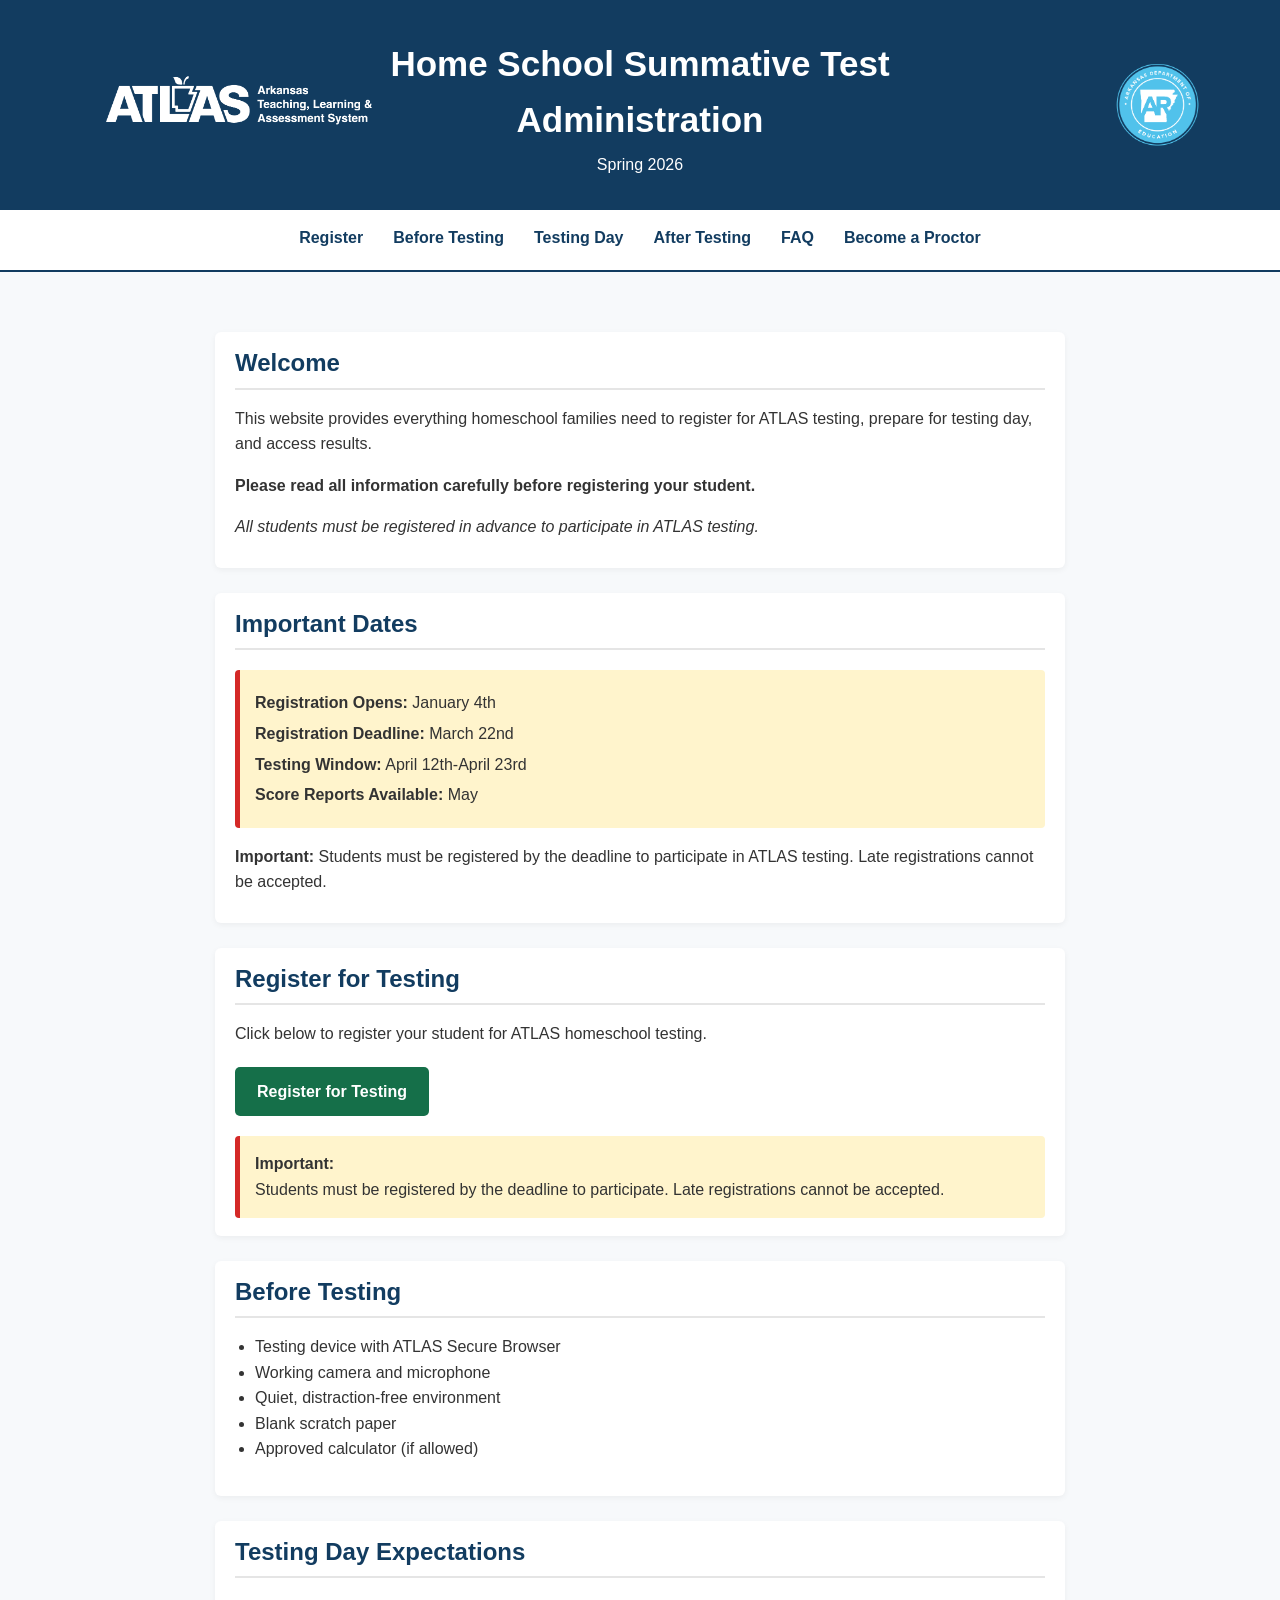
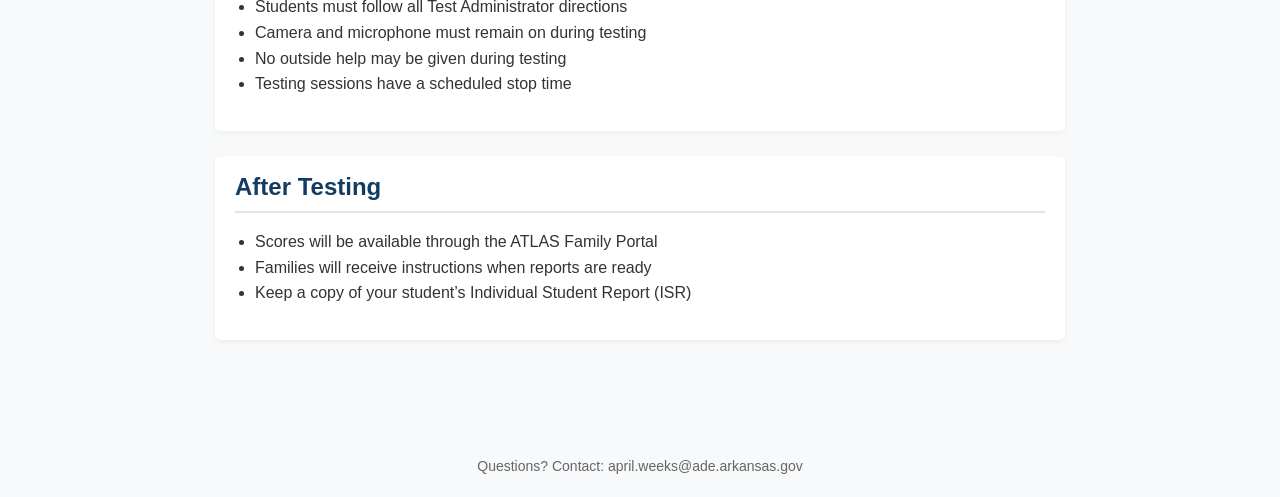
<file: index.html>
<!DOCTYPE html>
<html lang="en">
<head>
  <meta charset="UTF-8">
  <title>Homeschool Test Administration</title>

  <link rel="stylesheet" href="styles.css">

</head>

<body>

<header class="header-bar">
  <img src="atlas-logo.png" class="logo left-logo">

  <div class="header-text">
    <h1>Home School Summative Test Administration</h1>
    <p>Spring 2026</p>
  </div>

  <img src="ade-logo.png" class="logo right-logo">
</header> 

<nav>
  <a href="registration.html">Register</a>
  <a href="before-testing.html">Before Testing</a>
  <a href="testing-day.html">Testing Day</a>
  <a href="after-testing.html">After Testing</a>
  <a href="faq.html">FAQ</a>
  <a href="become-a-proctor.html">Become a Proctor</a>
</nav>

<div class="container">

<div>
  <h2>Welcome</h2>
  <p>
    This website provides everything homeschool families need to register for ATLAS testing,
    prepare for testing day, and access results.
  </p>

  <p><strong>Please read all information carefully before registering your student.</strong></p>

  <p><em>All students must be registered in advance to participate in ATLAS testing.</em></p>
</div>
  
<div>
  <h2>Important Dates</h2>

  <div class="alert">
    <p><strong>Registration Opens:</strong> January 4th</p>
    <p><strong>Registration Deadline:</strong> March 22nd</p>
    <p><strong>Testing Window:</strong> April 12th-April 23rd</p>
    <p><strong>Score Reports Available:</strong> May</p>
  </div>

  <p><strong>Important:</strong> Students must be registered by the deadline to participate in ATLAS testing. Late registrations cannot be accepted.</p>
</div>


  <div id="register">
    <h2>Register for Testing</h2>
    <p>Click below to register your student for ATLAS homeschool testing.</p>

<a class="button" href="registration.html">
  Register for Testing
</a>

    <div class="alert">
      <strong>Important:</strong><br>
      Students must be registered by the deadline to participate.
      Late registrations cannot be accepted.
    </div>
    
  </div>

  <div id="before">
    <h2>Before Testing</h2>
    <ul>
      <li>Testing device with ATLAS Secure Browser</li>
      <li>Working camera and microphone</li>
      <li>Quiet, distraction-free environment</li>
      <li>Blank scratch paper</li>
      <li>Approved calculator (if allowed)</li>
    </ul>
  </div>

  <div id="testing">
    <h2>Testing Day Expectations</h2>
    <ul>
      <li>Students must follow all Test Administrator directions</li>
      <li>Camera and microphone must remain on during testing</li>
      <li>No outside help may be given during testing</li>
      <li>Testing sessions have a scheduled stop time</li>
    </ul>
  </div>

  <div id="after">
    <h2>After Testing</h2>
    <ul>
      <li>Scores will be available through the ATLAS Family Portal</li>
      <li>Families will receive instructions when reports are ready</li>
      <li>Keep a copy of your student’s Individual Student Report (ISR)</li>
    </ul>
  </div>

</div>

<footer>
  Questions? Contact: april.weeks@ade.arkansas.gov
</footer>

</body>
</html>
</file>
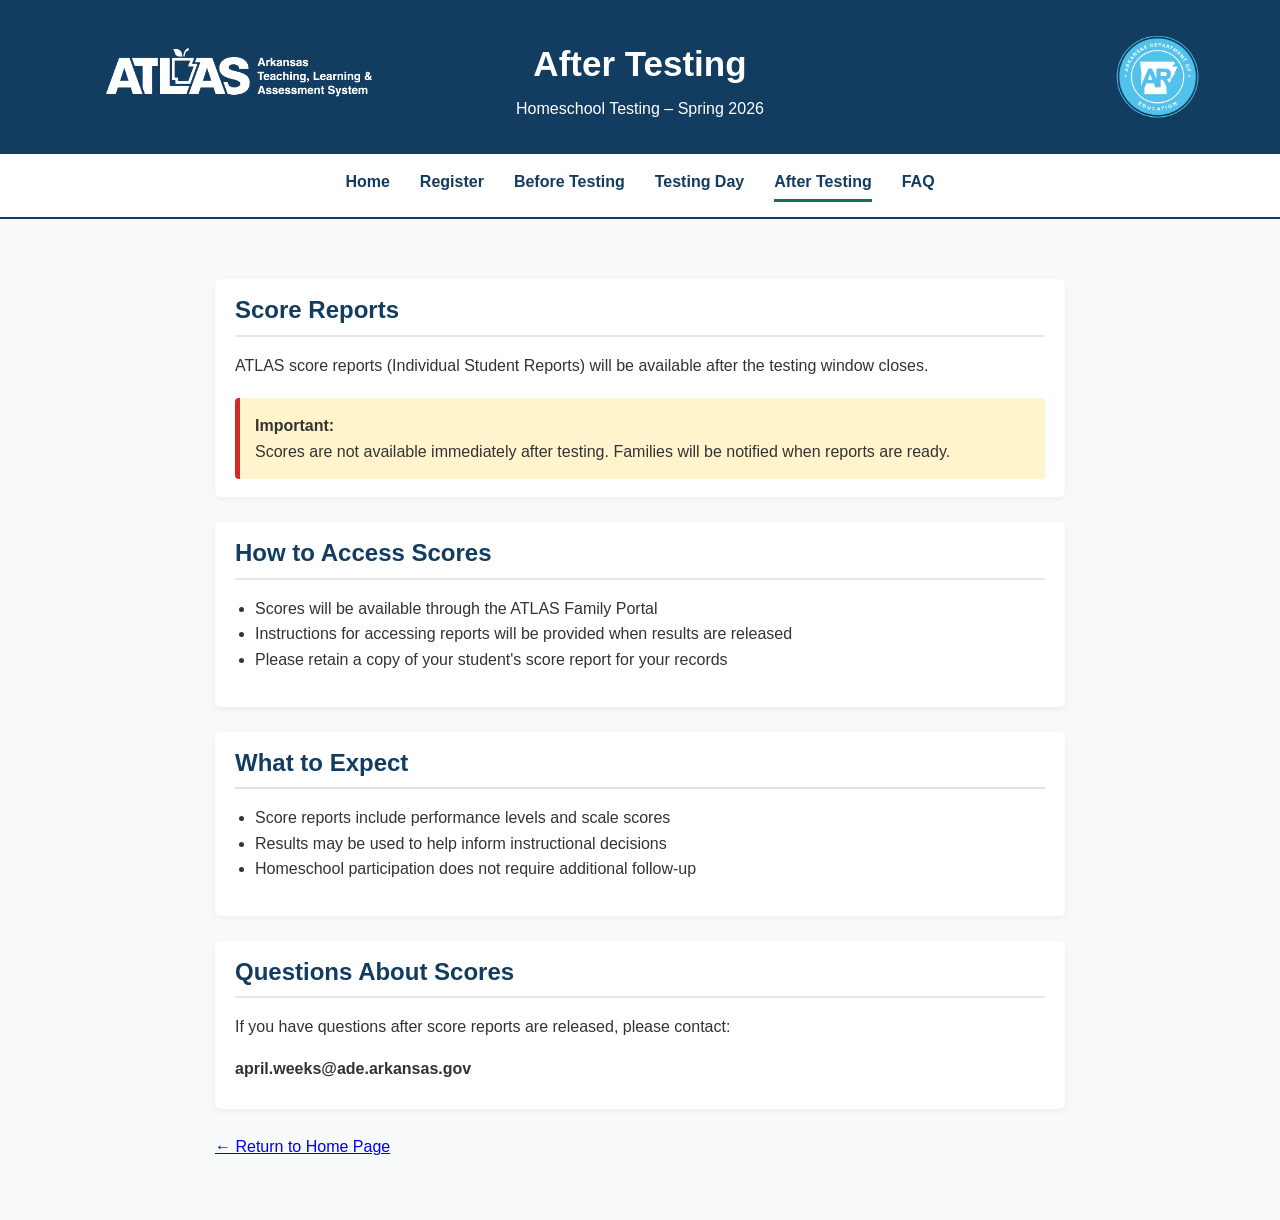
<file: after-testing.html>
<!DOCTYPE html>
<html lang="en">
<head>
  <meta charset="UTF-8">
  <title>After Testing - ATLAS Homeschool Testing</title>

    <link rel="stylesheet" href="styles.css">
</head>

<body>

<header class="header-bar">
  <img src="atlas-logo.png" class="logo left-logo">

  <div class="header-text">
    <h1>After Testing</h1>
    <p>Homeschool Testing – Spring 2026</p>
  </div>

  <img src="ade-logo.png" class="logo right-logo">
</header>   
  
<nav>
  <a href="index.html">Home</a>
  <a href="registration.html">Register</a>
  <a href="before-testing.html">Before Testing</a>
  <a href="testing-day.html">Testing Day</a>
  <a href="after-testing.html" class="active">After Testing</a>
  <a href="faq.html">FAQ</a>
</nav>
  
<div class="container">

  <div>
    <h2>Score Reports</h2>
    <p>
      ATLAS score reports (Individual Student Reports) will be available after the testing window closes.
    </p>

    <div class="alert">
      <strong>Important:</strong><br>
      Scores are not available immediately after testing. Families will be notified when reports are ready.
    </div>
  </div>

  <div>
    <h2>How to Access Scores</h2>
    <ul>
      <li>Scores will be available through the ATLAS Family Portal</li>
      <li>Instructions for accessing reports will be provided when results are released</li>
      <li>Please retain a copy of your student's score report for your records</li>
    </ul>
  </div>

  <div>
    <h2>What to Expect</h2>
    <ul>
      <li>Score reports include performance levels and scale scores</li>
      <li>Results may be used to help inform instructional decisions</li>
      <li>Homeschool participation does not require additional follow-up</li>
    </ul>
  </div>

  <div>
    <h2>Questions About Scores</h2>
    <p>If you have questions after score reports are released, please contact:</p>
    <p><strong>april.weeks@ade.arkansas.gov</strong></p>
  </div>

  <a class="back" href="index.html">← Return to Home Page</a>

</div>

</body>
</html>
</file>
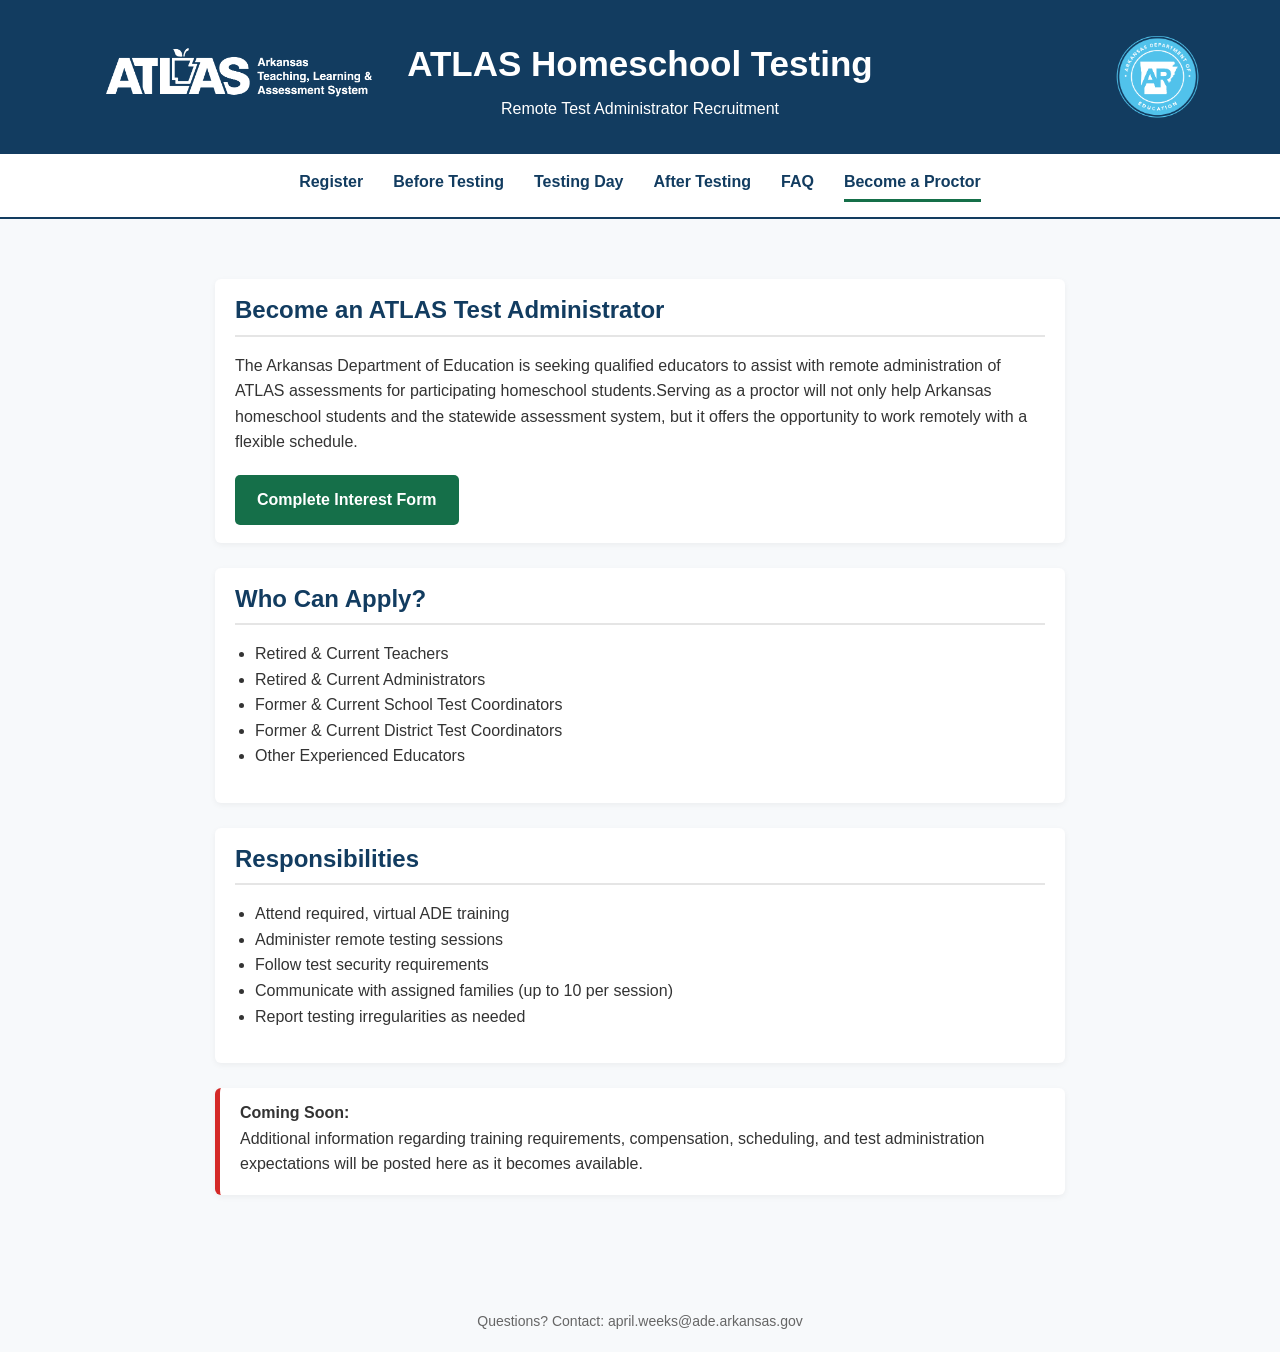
<file: become-a-proctor.html>
<!DOCTYPE html>
<html lang="en">
<head>
    <meta charset="UTF-8">
    <meta name="viewport" content="width=device-width, initial-scale=1.0">
    <title>Become a Test Administrator</title>
    <link rel="stylesheet" href="styles.css">
</head>
<body>

<header class="header-bar">
  <img src="atlas-logo.png" class="logo left-logo">

  <div class="header-text">
    <h1>ATLAS Homeschool Testing</h1>
    <p>Remote Test Administrator Recruitment</p>
  </div>

  <img src="ade-logo.png" class="logo right-logo">
</header>

<nav>
  <a href="registration.html">Register</a>
  <a href="before-testing.html">Before Testing</a>
  <a href="testing-day.html">Testing Day</a>
  <a href="after-testing.html">After Testing</a>
  <a href="faq.html">FAQ</a>
  <a href="become-a-proctor.html" class="active">Become a Proctor</a>
</nav>

<div class="container">

  <div>

    <h2>Become an ATLAS Test Administrator</h2>

    <p>
      The Arkansas Department of Education is seeking qualified educators
      to assist with remote administration of ATLAS assessments for
      participating homeschool students.Serving as a proctor will not only 
      help Arkansas homeschool students and the statewide assessment system, 
      but it offers the opportunity to work remotely with a flexible schedule. 
    </p>

    <a class="button"
       href="https://docs.google.com/forms/d/e/1FAIpQLSd8BisIrJvpk3QW6ZlaikRSfPFFJEUaWR7k0Cluyamoo4vTtA/viewform?usp=header"
       target="_blank">
       Complete Interest Form
    </a>

  </div>

  <div>

    <h2>Who Can Apply?</h2>

    <ul>
      <li>Retired &amp; Current Teachers</li>
      <li>Retired &amp; Current Administrators</li>
      <li>Former &amp; Current School Test Coordinators</li>
      <li>Former &amp; Current District Test Coordinators</li>
      <li>Other Experienced Educators</li>
    </ul>

  </div>

  <div>

    <h2>Responsibilities</h2>

    <ul>
      <li>Attend required, virtual ADE training</li>
      <li>Administer remote testing sessions</li>
      <li>Follow test security requirements</li>
      <li>Communicate with assigned families (up to 10 per session)</li>
      <li>Report testing irregularities as needed</li>
    </ul>

  </div>

  <div class="alert">

    <strong>Coming Soon:</strong><br>

    Additional information regarding training requirements,
    compensation, scheduling, and test administration expectations
    will be posted here as it becomes available.

  </div>

</div>

<footer>
  Questions? Contact: april.weeks@ade.arkansas.gov
</footer>

</body>
</html>
</file>
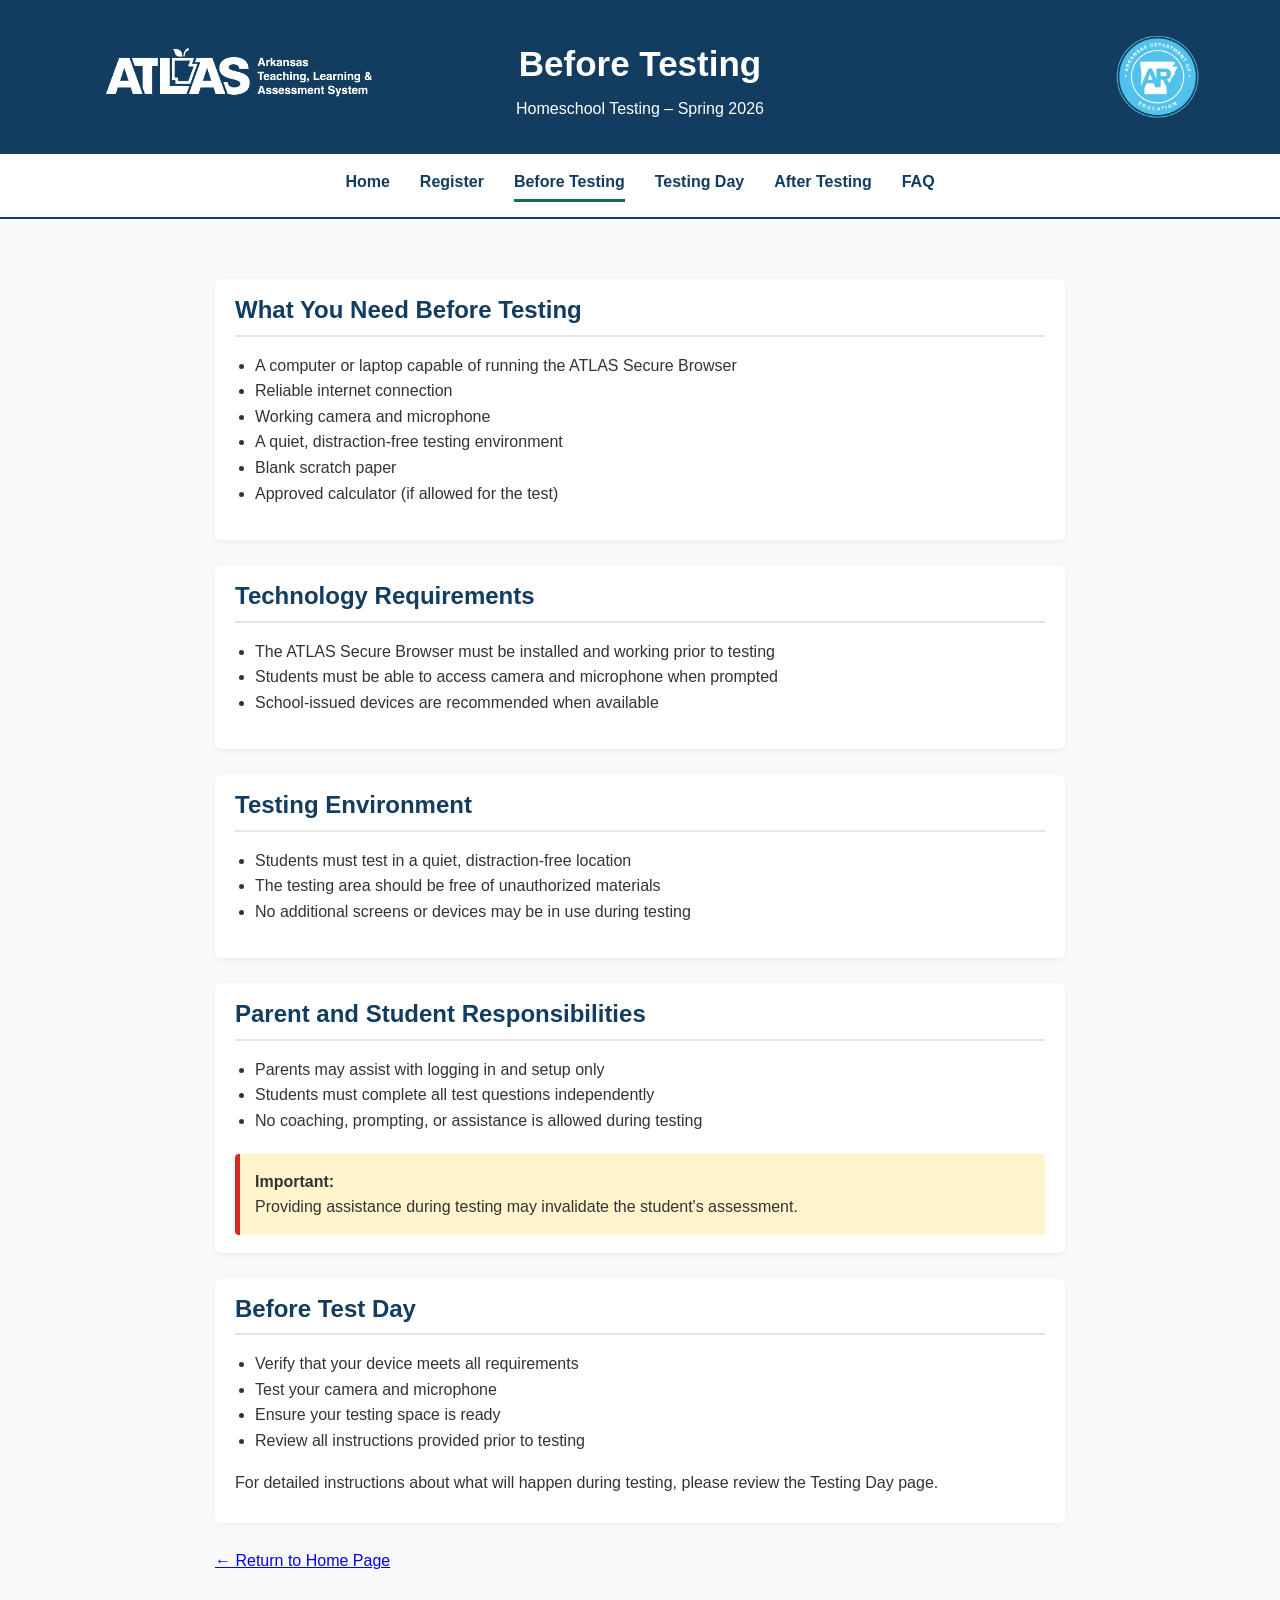
<file: before-testing.html>
<!DOCTYPE html>
<html lang="en">
<head>
  <meta charset="UTF-8">
  <title>Before Testing - ATLAS Homeschool Testing</title>

<link rel="stylesheet" href="styles.css">   
</head>

<body>

<header class="header-bar">
  <img src="atlas-logo.png" class="logo left-logo">

  <div class="header-text">
    <h1>Before Testing</h1>
    <p>Homeschool Testing – Spring 2026</p>
  </div>

  <img src="ade-logo.png" class="logo right-logo">
</header> 

<nav>
  <a href="index.html">Home</a>
  <a href="registration.html">Register</a>
  <a href="before-testing.html" class="active">Before Testing</a>
  <a href="testing-day.html">Testing Day</a>
  <a href="after-testing.html">After Testing</a>
  <a href="faq.html">FAQ</a>
</nav>
  
<div class="container">

  <div>
    <h2>What You Need Before Testing</h2>
    <ul>
      <li>A computer or laptop capable of running the ATLAS Secure Browser</li>
      <li>Reliable internet connection</li>
      <li>Working camera and microphone</li>
      <li>A quiet, distraction-free testing environment</li>
      <li>Blank scratch paper</li>
      <li>Approved calculator (if allowed for the test)</li>
    </ul>
  </div>

  <div>
    <h2>Technology Requirements</h2>
    <ul>
      <li>The ATLAS Secure Browser must be installed and working prior to testing</li>
      <li>Students must be able to access camera and microphone when prompted</li>
      <li>School-issued devices are recommended when available</li>
    </ul>
  </div>

  <div>
    <h2>Testing Environment</h2>
    <ul>
      <li>Students must test in a quiet, distraction-free location</li>
      <li>The testing area should be free of unauthorized materials</li>
      <li>No additional screens or devices may be in use during testing</li>
    </ul>
  </div>

  <div>
    <h2>Parent and Student Responsibilities</h2>
    <ul>
      <li>Parents may assist with logging in and setup only</li>
      <li>Students must complete all test questions independently</li>
      <li>No coaching, prompting, or assistance is allowed during testing</li>
    </ul>

    <div class="alert">
      <strong>Important:</strong><br>
      Providing assistance during testing may invalidate the student's assessment.
    </div>
  </div>

  <div>
    <h2>Before Test Day</h2>
    <ul>
      <li>Verify that your device meets all requirements</li>
      <li>Test your camera and microphone</li>
      <li>Ensure your testing space is ready</li>
      <li>Review all instructions provided prior to testing</li>
    </ul>
    <p>For detailed instructions about what will happen during testing, please review the Testing Day page.</p>

  </div>

  <a class="back" href="index.html">← Return to Home Page</a>

</div>

</body>
</html>
</file>
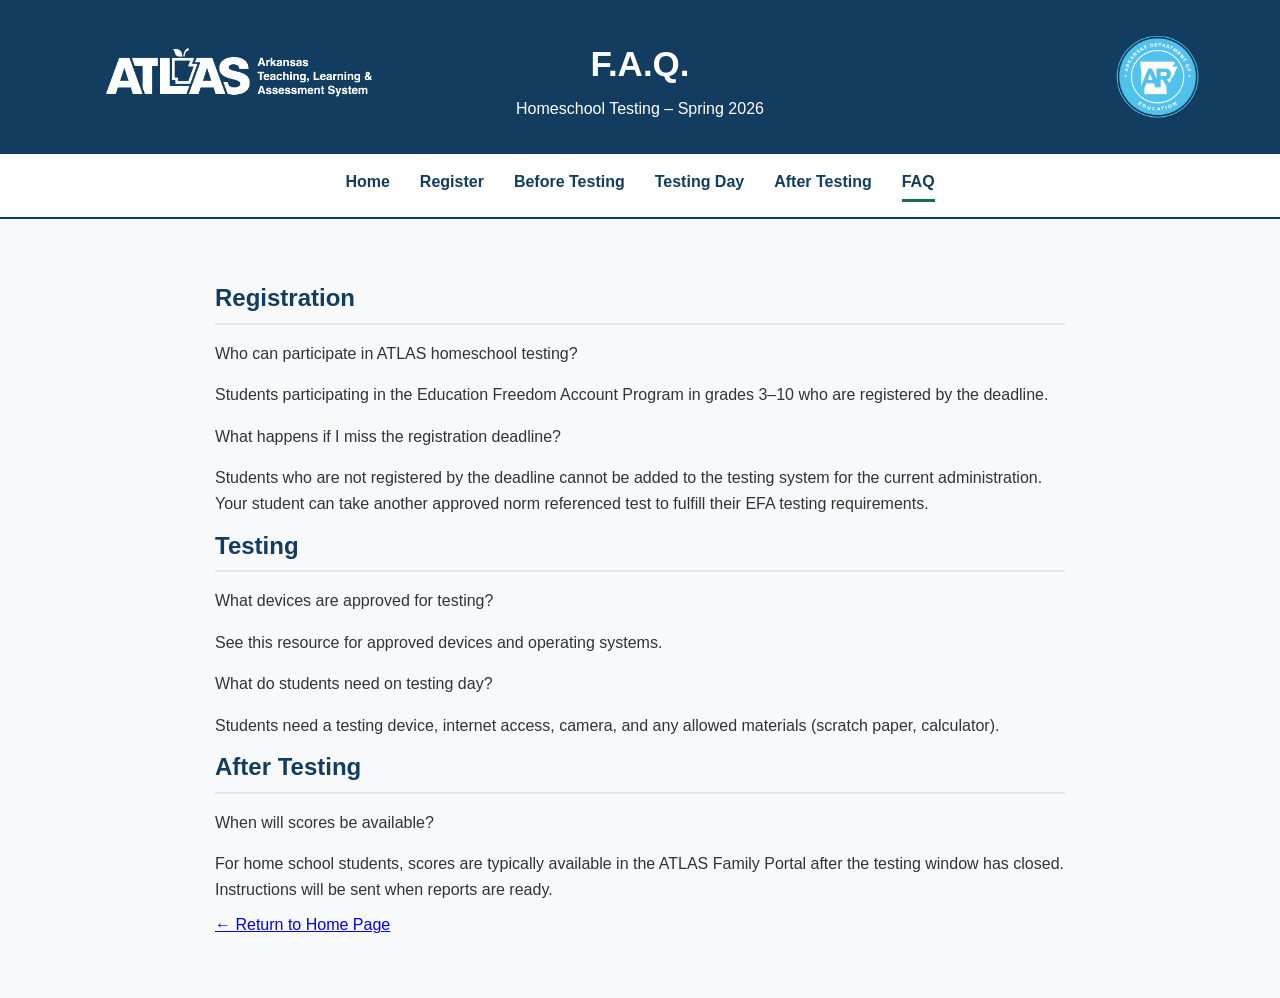
<file: faq.html>
<!DOCTYPE html>
<html lang="en">
<head>
  <meta charset="UTF-8">
  <title>ATLAS Homeschool Testing FAQ</title>

  <link rel="stylesheet" href="styles.css">
  
</head>

<body>

<header class="header-bar">
  <img src="atlas-logo.png" class="logo left-logo">

  <div class="header-text">
    <h1>F.A.Q.</h1>
    <p>Homeschool Testing – Spring 2026</p>
  </div>

  <img src="ade-logo.png" class="logo right-logo">
</header> 

<nav>
  <a href="index.html">Home</a>
  <a href="registration.html">Register</a>
  <a href="before-testing.html">Before Testing</a>
  <a href="testing-day.html">Testing Day</a>
  <a href="after-testing.html">After Testing</a>
  <a href="faq.html" class="active">FAQ</a>
</nav>
  
<div class="container">

  <h2>Registration</h2>

  <p class="question">Who can participate in ATLAS homeschool testing?</p>
  <p class="answer">Students participating in the Education Freedom Account Program in grades 3–10 who are registered by the deadline.</p>

  <p class="question">What happens if I miss the registration deadline?</p>
  <p class="answer">Students who are not registered by the deadline cannot be added to the testing system for the current administration. Your student can take another approved norm referenced test to fulfill their EFA testing requirements.</p>

  <h2>Testing</h2>

  <p class="question">What devices are approved for testing?</p>
  <p class="answer">See this resource for approved devices and operating systems.  </p>

  <p class="question">What do students need on testing day?</p>
  <p class="answer">Students need a testing device, internet access, camera, and any allowed materials (scratch paper, calculator).</p>

  <h2>After Testing</h2>

  <p class="question">When will scores be available?</p>
  <p class="answer">For home school students, scores are typically available in the ATLAS Family Portal after the testing window has closed. Instructions will be sent when reports are ready.</p>

  <a class="back" href="index.html">← Return to Home Page</a>

</div>

</body>
</html>
</file>
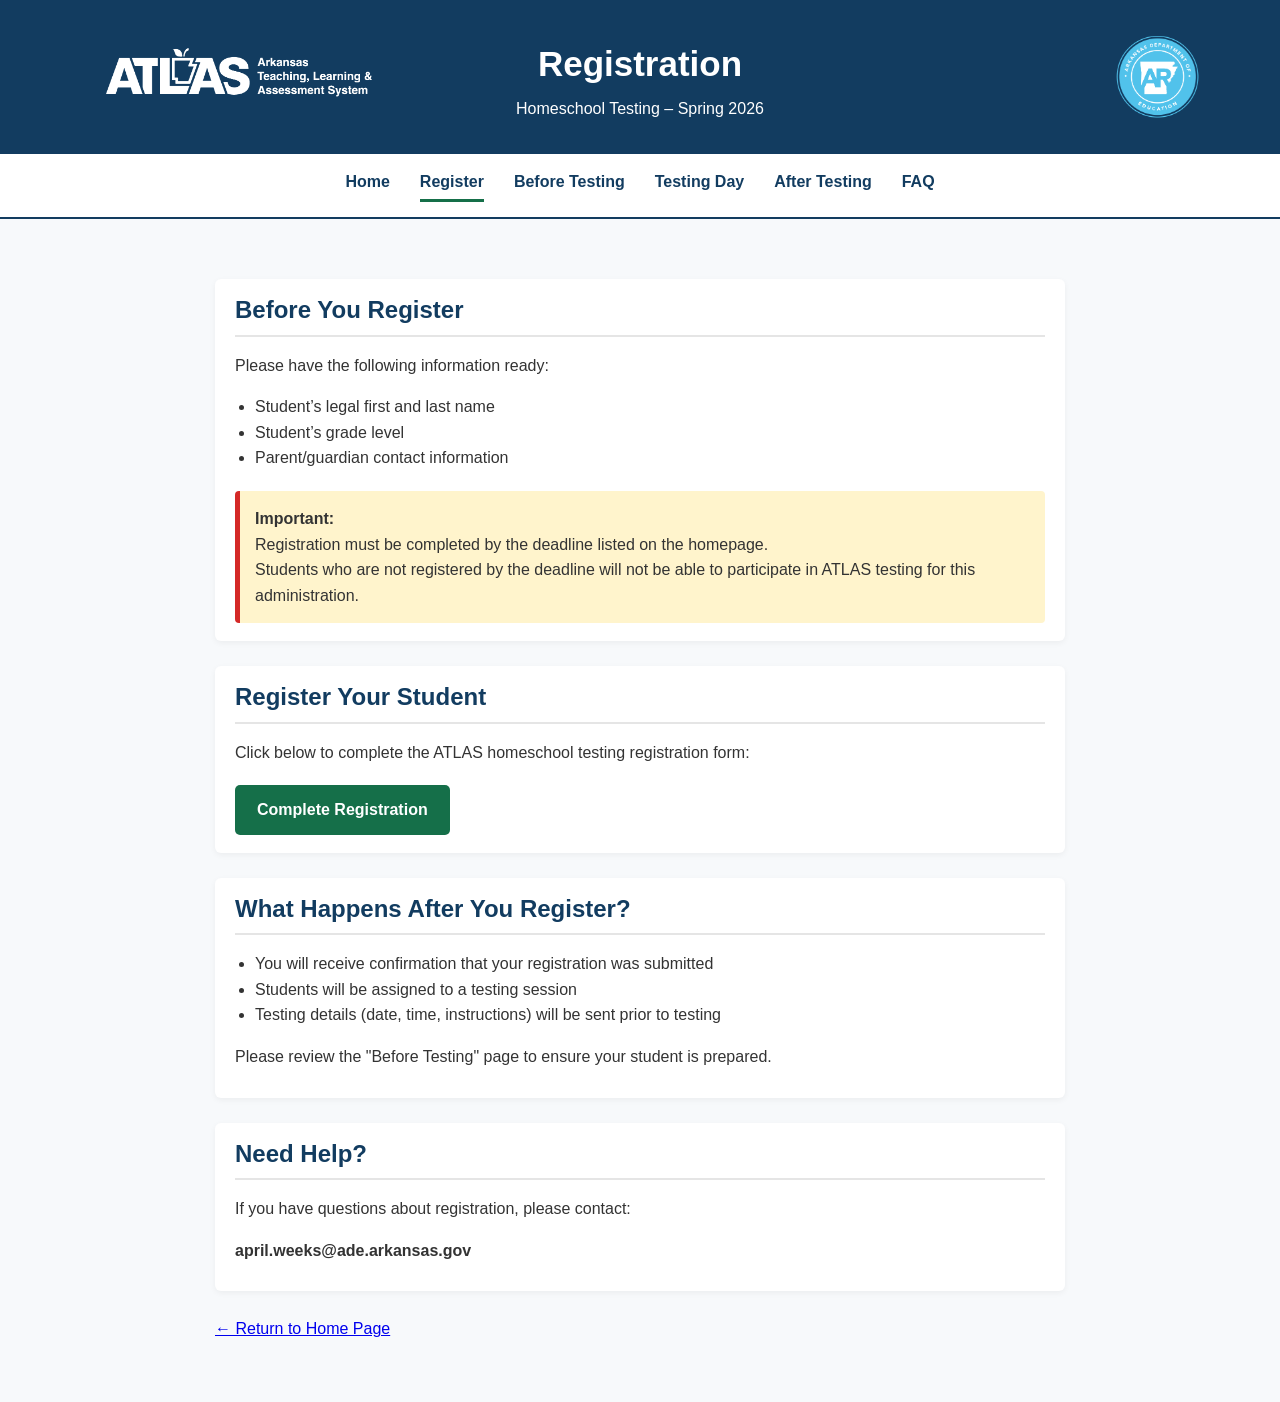
<file: registration.html>
<!DOCTYPE html>
<html lang="en">
<head>
  <meta charset="UTF-8">
  <title>Register for ATLAS Testing</title>

  <link rel="stylesheet" href="styles.css">
</head>

<body>

<header class="header-bar">
  <img src="atlas-logo.png" class="logo left-logo">

  <div class="header-text">
    <h1>Registration</h1>
    <p>Homeschool Testing – Spring 2026</p>
  </div>

  <img src="ade-logo.png" class="logo right-logo">
</header> 

<nav>
  <a href="index.html">Home</a>
  <a href="registration.html" class="active">Register</a>
  <a href="before-testing.html">Before Testing</a>
  <a href="testing-day.html">Testing Day</a>
  <a href="after-testing.html">After Testing</a>
  <a href="faq.html">FAQ</a>
</nav>
  
<div class="container">

  <div>
    <h2>Before You Register</h2>
    <p>Please have the following information ready:</p>
    <ul>
      <li>Student’s legal first and last name</li>
      <li>Student’s grade level</li>
      <li>Parent/guardian contact information</li>
    </ul>

    <div class="alert">
      <strong>Important:</strong><br>
      Registration must be completed by the deadline listed on the homepage.<br>
      Students who are not registered by the deadline will not be able to participate in ATLAS testing for this administration.
    </div>
  </div>

  <div>
    <h2>Register Your Student</h2>
    <p>Click below to complete the ATLAS homeschool testing registration form:</p>

    <a class="button" href="https://forms.gle/6ooc2aw7ecJe7TBH8" target="_blank">
      Complete Registration
    </a>
  </div>

  <div>
    <h2>What Happens After You Register?</h2>
    <ul>
      <li>You will receive confirmation that your registration was submitted</li>
      <li>Students will be assigned to a testing session</li>
      <li>Testing details (date, time, instructions) will be sent prior to testing</li>
    </ul>
    <p>Please review the "Before Testing" page to ensure your student is prepared.</p>
  </div>

  <div>
    <h2>Need Help?</h2>
    <p>If you have questions about registration, please contact:</p>
    <p><strong>april.weeks@ade.arkansas.gov</strong></p>
  </div>

  <a class="back" href="index.html">← Return to Home Page</a>

</div>

</body>
</html>
</file>
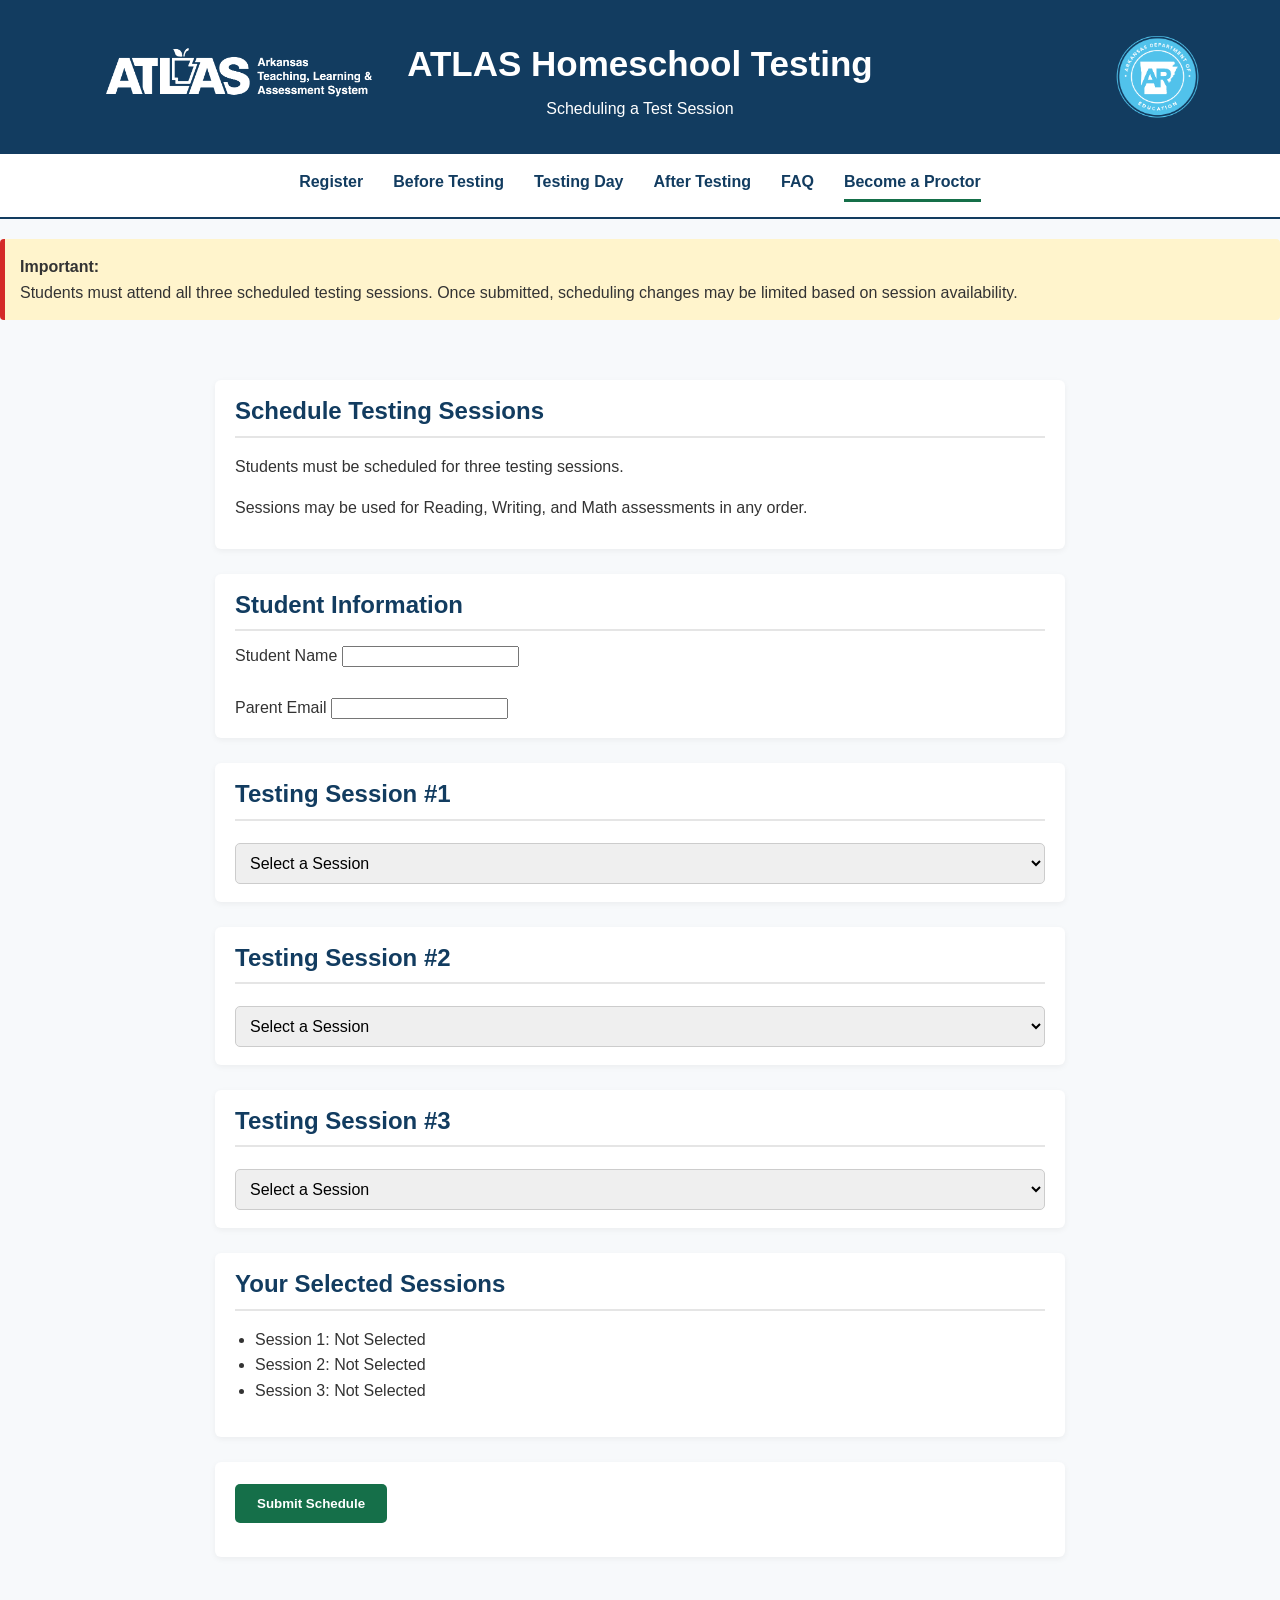
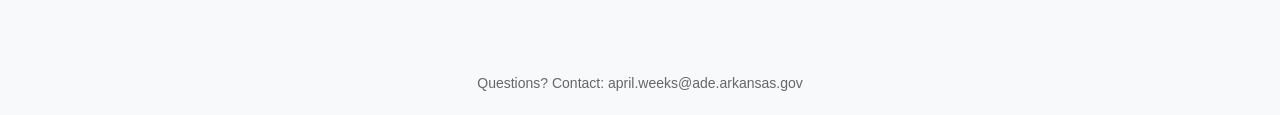
<file: schedule-testing.html>
<!DOCTYPE html>
<html lang="en">
<head>
    <meta charset="UTF-8">
    <meta name="viewport" content="width=device-width, initial-scale=1.0">
    <title>Become a Test Administrator</title>
    <link rel="stylesheet" href="styles.css">
</head>
<body>

<header class="header-bar">
  <img src="atlas-logo.png" class="logo left-logo">

  <div class="header-text">
    <h1>ATLAS Homeschool Testing</h1>
    <p>Scheduling a Test Session</p>
  </div>

  <img src="ade-logo.png" class="logo right-logo">
</header>

<nav>
  <a href="registration.html">Register</a>
  <a href="before-testing.html">Before Testing</a>
  <a href="testing-day.html">Testing Day</a>
  <a href="after-testing.html">After Testing</a>
  <a href="faq.html">FAQ</a>
  <a href="become-a-proctor.html" class="active">Become a Proctor</a>
</nav>

<div class="alert">
<strong>Important:</strong><br>
Students must attend all three scheduled testing sessions.
Once submitted, scheduling changes may be limited based on
session availability.
</div>

<div class="container">

  <div>

    <h2>Schedule Testing Sessions</h2>

    <p>
      Students must be scheduled for three testing sessions.
    </p>

    <p>
      Sessions may be used for Reading, Writing, and Math assessments
      in any order.
    </p>

  </div>

    <div>

  <h2>Student Information</h2>

  <label for="studentName">Student Name</label>
  <input type="text" id="studentName">

  <br><br>

  <label for="parentEmail">Parent Email</label>
  <input type="email" id="parentEmail">

</div>
    
  <div>

    <h2>Testing Session #1</h2>

    <select id="session1"onchange="updateSummary()">
      <option value="">Select a Session</option>
    </select>

  </div>

  <div>

    <h2>Testing Session #2</h2>

    <select id="session2"onchange="updateSummary()">
      <option value="">Select a Session</option>
    </select>

  </div>

  <div>

    <h2>Testing Session #3</h2>

    <select id="session3"onchange="updateSummary()">
      <option value="">Select a Session</option>
    </select>

  </div>

    <div>
  <h2>Your Selected Sessions</h2>

  <ul>
    <li id="summary1">Session 1: Not Selected</li>
    <li id="summary2">Session 2: Not Selected</li>
    <li id="summary3">Session 3: Not Selected</li>
  </ul>
</div>

<p id="error-message" style="color:red;"></p>

<script>

async function submitSchedule() {

    try {

        const button =
            document.getElementById(
             "submitButton"
            );

        button.disabled = true;

        button.textContent =
           "Submitting...";

        await new Promise(
        resolve => setTimeout(resolve, 50)
        );

        document.getElementById(
          "statusMessage"
        ).textContent =
          "Please wait while your reservation is being processed...";

        const studentName =
            document.getElementById(
                "studentName"
            ).value;

        const parentEmail =
            document.getElementById(
                "parentEmail"
            ).value;

        const params =
           new URLSearchParams(
             window.location.search
          );

        const schedulingCode =
        params.get("code");
        
        const session1 =
            document.getElementById(
                "session1"
            ).value;

        const session2 =
            document.getElementById(
                "session2"
            ).value;

        const session3 =
            document.getElementById(
                "session3"
            ).value;

        const response =
            await fetch(

                "https://script.google.com/macros/s/AKfycbzdR4qjCm0k0TGHIcDgGpY03Ak9-J-24xO1CFbWY_sTrNT2TH7eC_xMTOmcK6VSKTTN/exec" +

                "?action=reserve" +

                "&studentName=" +
                encodeURIComponent(studentName) +

                "&parentEmail=" +
                encodeURIComponent(parentEmail) +

                "&schedulingCode=" +
                encodeURIComponent(
                schedulingCode
                ) +

                "&session1=" +
                encodeURIComponent(session1) +

                "&session2=" +
                encodeURIComponent(session2) +

                "&session3=" +
                encodeURIComponent(session3)

            );

        const result =
            await response.json();

        document.getElementById(
           "statusMessage"
        ).textContent =
           "Your reservation has been successfully saved and a confirmation email has been sent.";

        button.textContent =
          "Schedule Submitted";

if (result.success) {

    if (
      result.action === "created"
    ) {

        alert(
          "Reservation created!"
        );

    }

    if (
      result.action === "updated"
    ) {

        alert(
          "Reservation updated!"
        );

    }

}

    }

    catch(error) {

        const button =
           document.getElementById(
             "submitButton"
           );

        button.disabled = false;
  
        button.textContent =
          "Submit Schedule";

        alert(
          "ERROR: " +
          error.message
        );

        console.error(error);

    }

}

let sessions = [];
async function loadSessionData() {

    const response = await fetch(
        "https://script.google.com/macros/s/AKfycbzdR4qjCm0k0TGHIcDgGpY03Ak9-J-24xO1CFbWY_sTrNT2TH7eC_xMTOmcK6VSKTTN/exec"
    );

    sessions = await response.json();

    loadSessions();

}

function loadSessions() {

    const dropdowns = [
        document.getElementById("session1"),
        document.getElementById("session2"),
        document.getElementById("session3")
    ];

    dropdowns.forEach(dropdown => {

        sessions.forEach(session => {

            const option = document.createElement("option");

            option.value =
                session.date + " " + session.time;

            option.textContent =
                session.date +
                " • " +
                session.time +
                " (" +
                session.remaining +
                " seats remaining)";

            dropdown.appendChild(option);

        });

    });

}

function validateSelections() {

    const session1 = document.getElementById("session1").value;
    const session2 = document.getElementById("session2").value;
    const session3 = document.getElementById("session3").value;

    const error = document.getElementById("error-message");

    if (
        session1 !== "" &&
        (session1 === session2 ||
         session1 === session3 ||
         session2 === session3)
    ) {
        error.textContent =
            "Please select three different testing sessions.";

        return false;
    }

    error.textContent = "";

    return true;
}

function updateSummary() {

    document.getElementById("summary1").textContent =
        "Session 1: " +
        document.getElementById("session1").value;

    document.getElementById("summary2").textContent =
        "Session 2: " +
        document.getElementById("session2").value;

    document.getElementById("summary3").textContent =
        "Session 3: " +
        document.getElementById("session3").value;
}

    window.onload = async function() {

    await validateCodeFromUrl();

    await loadSessionData();

};
    console.log("SCRIPT LOADED");
    window.submitSchedule = submitSchedule;

async function validateCodeFromUrl() {

    const params =
        new URLSearchParams(
            window.location.search
        );

    const code =
        params.get("code");

    if (!code) {

        alert(
          "No scheduling code provided."
        );

        return;

    }

    const response =
        await fetch(

            "https://script.google.com/macros/s/AKfycbzdR4qjCm0k0TGHIcDgGpY03Ak9-J-24xO1CFbWY_sTrNT2TH7eC_xMTOmcK6VSKTTN/exec" +

            "?action=validateCode" +

            "&code=" +

            encodeURIComponent(code)

        );

    const result =
        await response.json();

    if (!result.valid) {

        alert(
          "Invalid scheduling code."
        );

        return;

    }

    document.getElementById(
        "studentName"
    ).value =
        result.studentName;

    document.getElementById(
        "parentEmail"
    ).value =
        result.parentEmail;

    document.getElementById(
    "studentName"
).readOnly = true;

document.getElementById(
    "parentEmail"
).readOnly = true;

}
</script>
    
  <div>

<button
    id="submitButton"
    class="button"
    onclick="submitSchedule()">
    Submit Schedule
</button>

<p id="statusMessage"></p>

  </div>

</div>

    
<footer>
  Questions? Contact: april.weeks@ade.arkansas.gov
</footer>

</body>
</html>
</file>
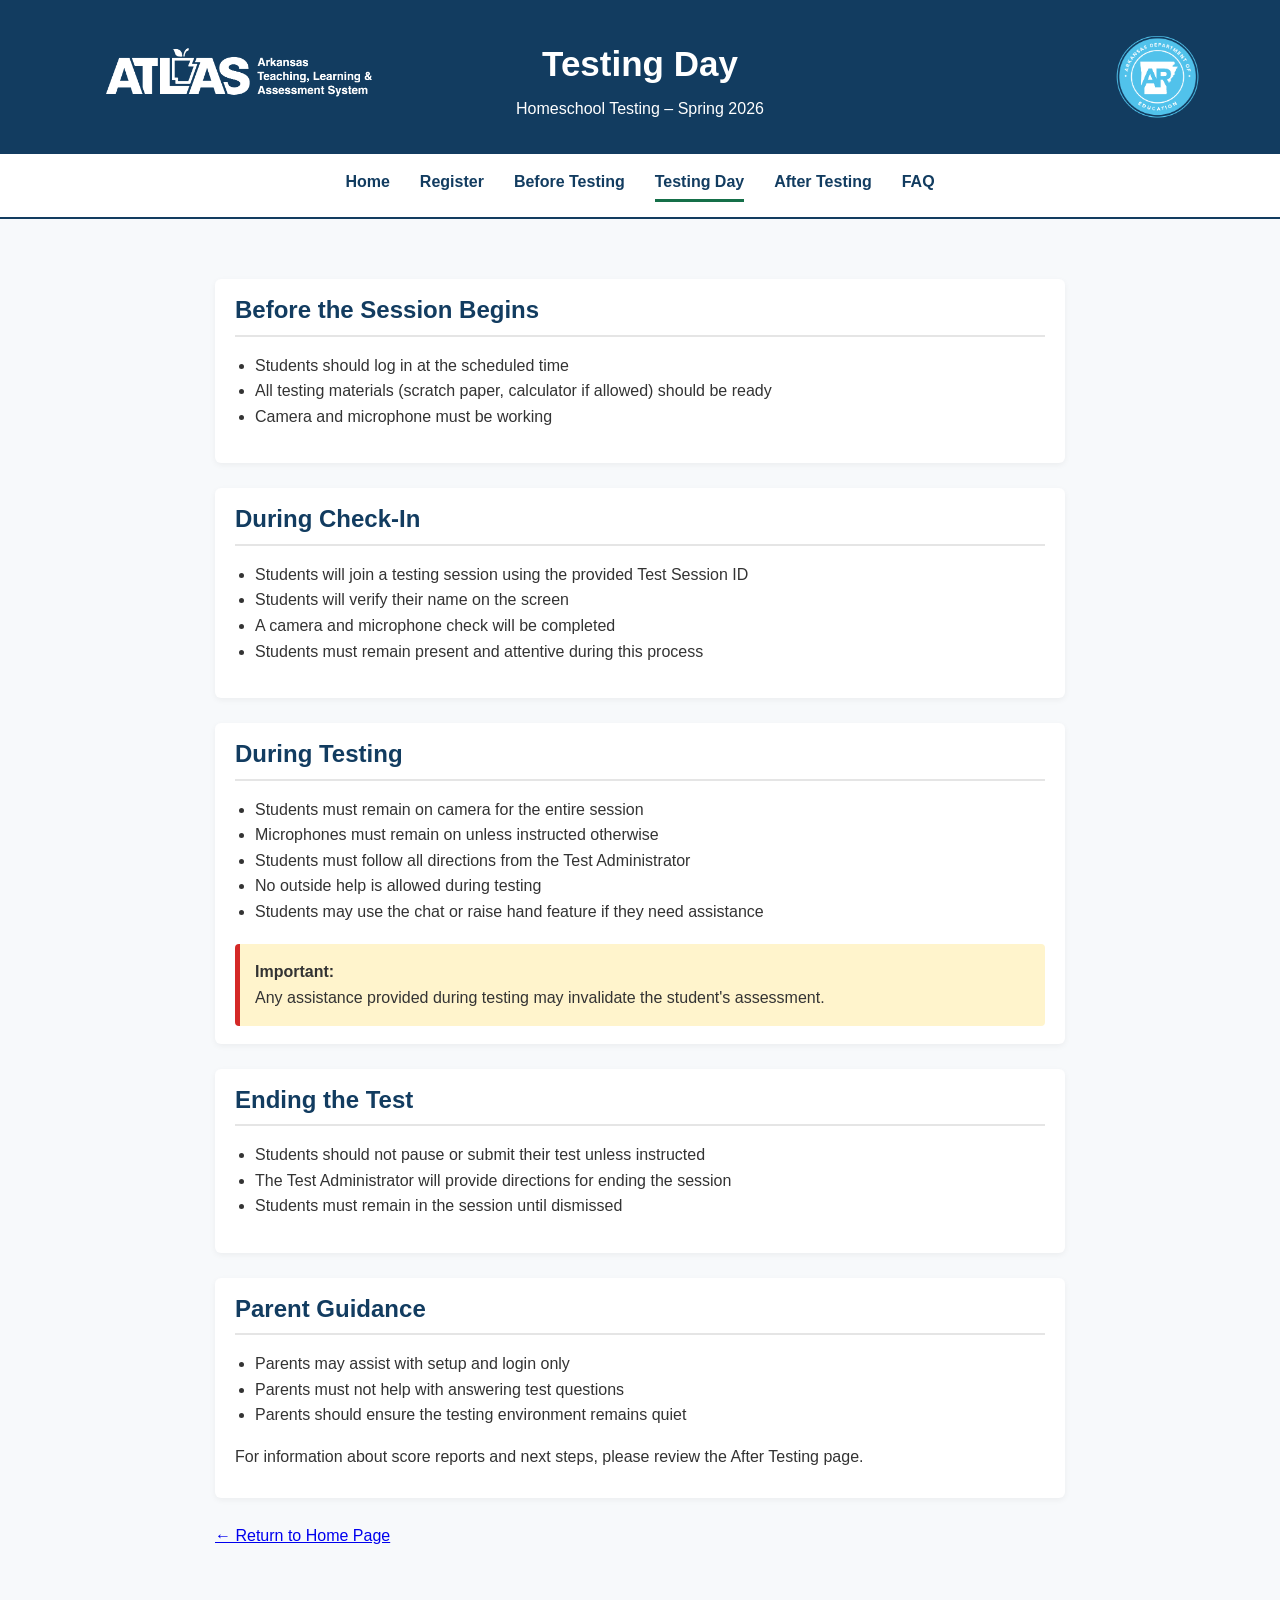
<file: testing-day.html>
<!DOCTYPE html>
<html lang="en">
<head>
  <meta charset="UTF-8">
  <title>Testing Day - ATLAS Homeschool Testing</title>

 <link rel="stylesheet" href="styles.css">
  
</head>

<body>

<header class="header-bar">
  <img src="atlas-logo.png" class="logo left-logo">

  <div class="header-text">
    <h1>Testing Day</h1>
    <p>Homeschool Testing – Spring 2026</p>
  </div>

  <img src="ade-logo.png" class="logo right-logo">
</header> 

<nav>
  <a href="index.html">Home</a>
  <a href="registration.html">Register</a>
  <a href="before-testing.html">Before Testing</a>
  <a href="testing-day.html" class="active">Testing Day</a>
  <a href="after-testing.html">After Testing</a>
  <a href="faq.html">FAQ</a>
</nav> 
  
<div class="container">

  <div>
    <h2>Before the Session Begins</h2>
    <ul>
      <li>Students should log in at the scheduled time</li>
      <li>All testing materials (scratch paper, calculator if allowed) should be ready</li>
      <li>Camera and microphone must be working</li>
    </ul>
  </div>

  <div>
    <h2>During Check-In</h2>
    <ul>
      <li>Students will join a testing session using the provided Test Session ID</li>
      <li>Students will verify their name on the screen</li>
      <li>A camera and microphone check will be completed</li>
      <li>Students must remain present and attentive during this process</li>
    </ul>
  </div>

  <div>
    <h2>During Testing</h2>
    <ul>
      <li>Students must remain on camera for the entire session</li>
      <li>Microphones must remain on unless instructed otherwise</li>
      <li>Students must follow all directions from the Test Administrator</li>
      <li>No outside help is allowed during testing</li>
      <li>Students may use the chat or raise hand feature if they need assistance</li>
    </ul>

    <div class="alert">
      <strong>Important:</strong><br>
      Any assistance provided during testing may invalidate the student's assessment.
    </div>
  </div>

  <div>
    <h2>Ending the Test</h2>
    <ul>
      <li>Students should not pause or submit their test unless instructed</li>
      <li>The Test Administrator will provide directions for ending the session</li>
      <li>Students must remain in the session until dismissed</li>
    </ul>
  </div>

  <div>
    <h2>Parent Guidance</h2>
    <ul>
      <li>Parents may assist with setup and login only</li>
      <li>Parents must not help with answering test questions</li>
      <li>Parents should ensure the testing environment remains quiet</li>
    </ul>
    <p>For information about score reports and next steps, please review the After Testing page.</p>
  </div>

  <a class="back" href="index.html">← Return to Home Page</a>

</div>

</body>
</html>
</file>
<file: styles.css>
body {
  font-family: Arial, Helvetica, sans-serif;
  margin: 0;
  background-color: #f7f9fb;
  color: #333;
  line-height: 1.6;
}

/* HEADER */
.header-bar {
  background-color: #123c60;
  color: white;
  display: flex;
  align-items: center;
  justify-content: center;
  padding: 30px 20px;
  position: relative;
}

.logo {
  height: 85px;
  position: absolute;
  top: 50%;
  transform: translateY(-50%);
}

.left-logo { left: 80px; }
.right-logo { right: 80px; }

.header-text {
  text-align: center;
  max-width: 600px;
}

.header-text h1 {
  margin: 6px 0 4px 0;
  font-size: 35px;
}

.header-text p {
  margin: 2px 0;
  font-size: 16px;
}

/* NAVIGATION */
nav {
  background-color: white;
  display: flex;
  justify-content: center;
  gap: 30px;
  padding: 15px;
  border-bottom: 2px solid #123c60;
}

nav a {
  text-decoration: none;
  color: #123c60;
  font-weight: bold;
  padding-bottom: 5px;
}

nav a.active {
  border-bottom: 3px solid #156f49;
}

nav a:hover {
  color: #156f49;
}

/* LAYOUT */
.container {
  max-width: 850px;
  margin: 30px auto;
  padding: 30px 20px;
}

/* CARDS */
.container > div {
  background-color: white;
  padding: 12px 20px 18px 20px;
  border-radius: 6px;
  box-shadow: 0 2px 6px rgba(0,0,0,0.05);
  margin-bottom: 25px;
}

/* CONTENT */
h2 {
  color: #123c60;
  margin-top: 0;
  margin-bottom: 12px;
  border-bottom: 2px solid #e5e5e5;
  padding-bottom: 5px;
}

p {
  margin-bottom: 10px;
}

ul {
  padding-left: 20px;
}

.alert {
  background-color: #fff4cc;
  border-left: 5px solid #d42927;
  padding: 15px;
  margin-top: 20px;
  border-radius: 4px;
}

.alert p {
  margin: 5px 0;
}

.button {
  display: inline-block;
  background-color: #156f49;
  color: white;
  padding: 12px 22px;
  margin-top: 10px;
  text-decoration: none;
  border-radius: 5px;
  font-weight: bold;
}

.button {
  display: inline-block;
  background-color: #156f49;
  color: white !important;
  padding: 12px 22px;
  margin-top: 10px;
  text-decoration: none;
  border-radius: 5px;
  font-weight: bold;
}

.button:hover {
  background-color: #0f5539;
}

input[readonly] {
    background-color: #f3f3f3;
    color: #555;
}

/* FOOTER */
footer {
  text-align: center;
  padding: 20px;
  font-size: 14px;
  color: #666;
  margin-top: 40px;
}

select {
  width: 100%;
  padding: 10px;
  margin-top: 10px;
  font-size: 16px;
  border: 1px solid #ccc;
  border-radius: 5px;
}

button {
  border: none;
  cursor: pointer;
}
</file>
